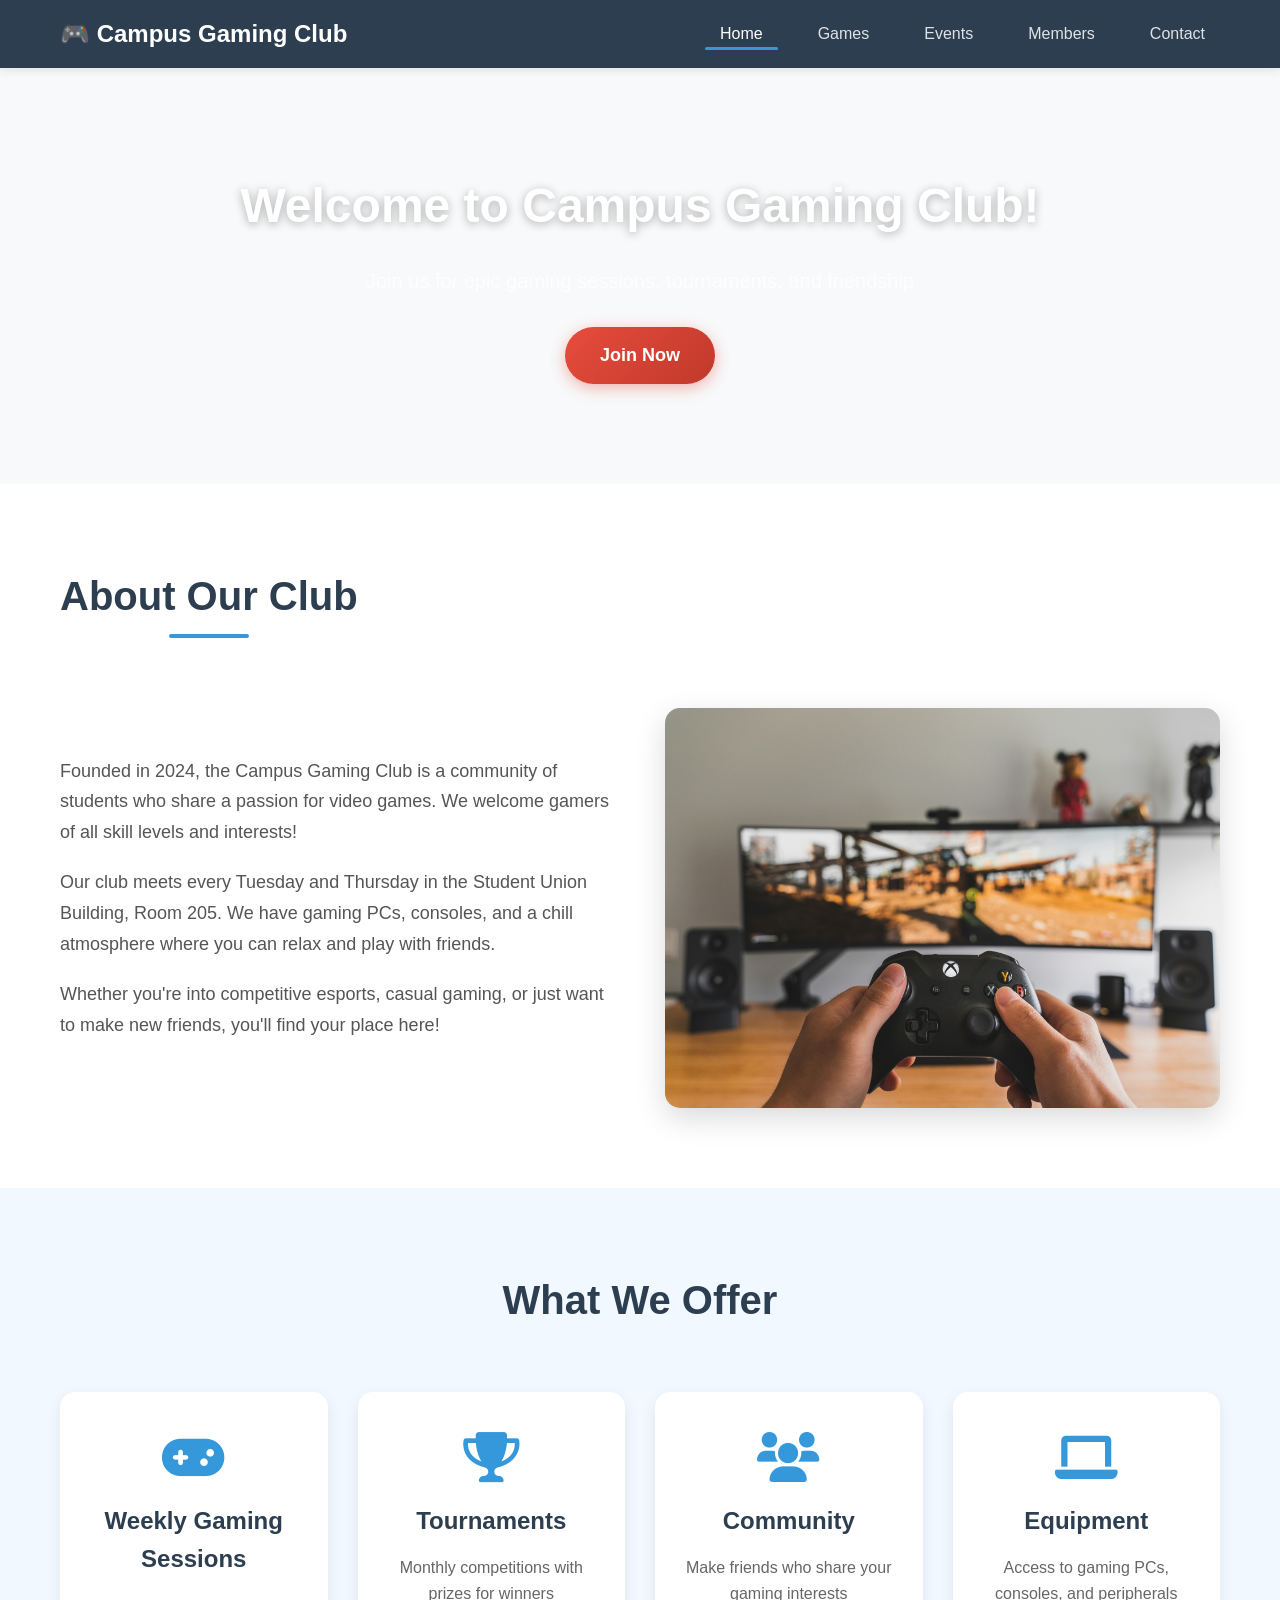
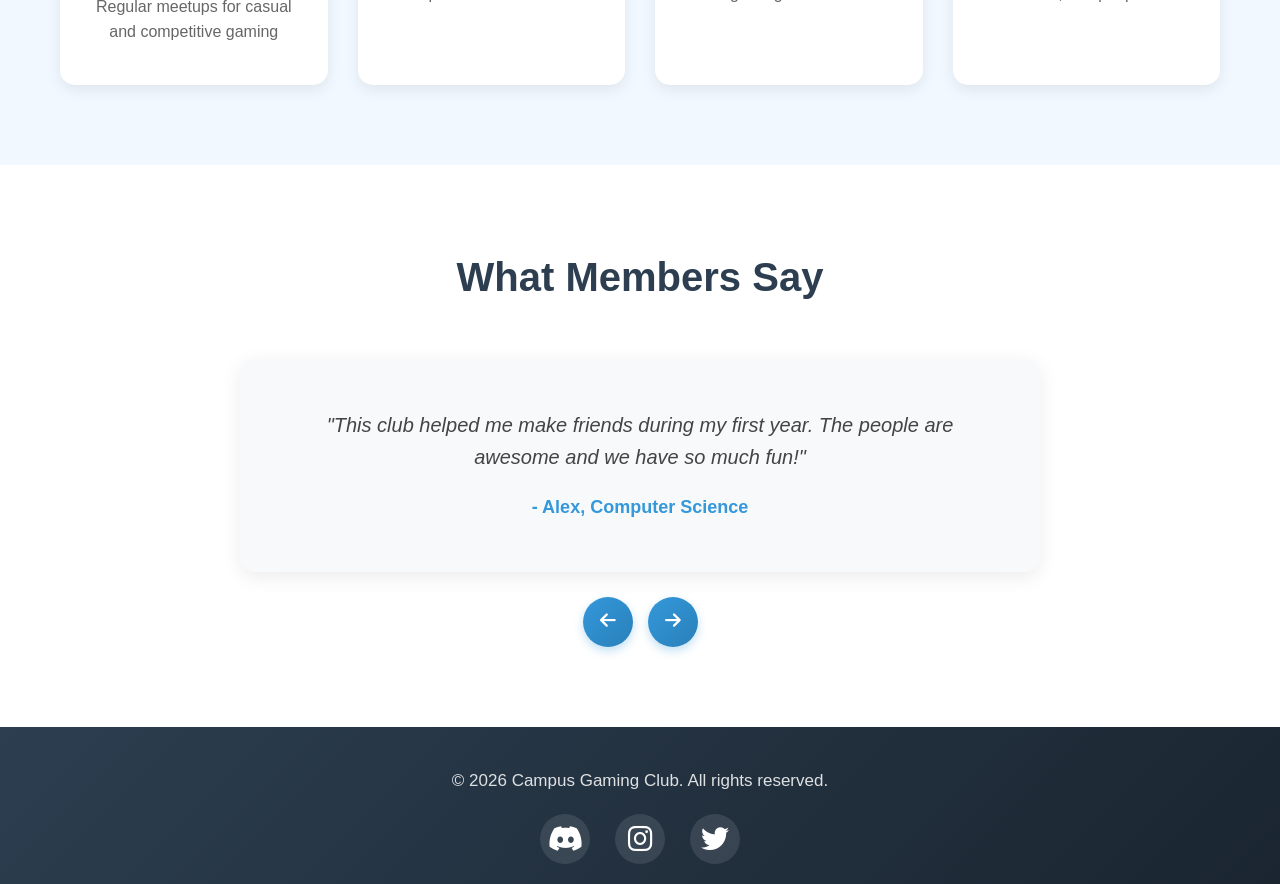
<file: index.html>
<!DOCTYPE html>
<html lang="en">
<head>
    <meta charset="UTF-8">
    <meta name="viewport" content="width=device-width, initial-scale=1.0">
    <title>Campus Gaming Club - Home</title>
    <link rel="stylesheet" href="css/style.css">
    <link rel="stylesheet" href="https://cdnjs.cloudflare.com/ajax/libs/font-awesome/6.0.0/css/all.min.css">
</head>
<body>
    <!-- Navigation -->
    <nav>
        <div class="nav-container">
            <div class="logo">🎮 Campus Gaming Club</div>
            <ul class="nav-menu">
                <li><a href="index.html" class="active">Home</a></li>
                <li><a href="games.html">Games</a></li>
                <li><a href="events.html">Events</a></li>
                <li><a href="members.html">Members</a></li>
                <li><a href="contact.html">Contact</a></li>
            </ul>
        </div>
    </nav>

    <!-- Hero Section -->
    <header class="hero">
        <div class="hero-content">
            <h1>Welcome to Campus Gaming Club!</h1>
            <p>Join us for epic gaming sessions, tournaments, and friendship</p>
            <a href="members.html" class="btn">Join Now</a>
        </div>
    </header>

    <!-- About Section -->
    <section class="about">
        <div class="container">
            <h2>About Our Club</h2>
            <div class="about-content">
                <div class="about-text">
                    <p>Founded in 2024, the Campus Gaming Club is a community of students who share a passion for video games. We welcome gamers of all skill levels and interests!</p>
                    <p>Our club meets every Tuesday and Thursday in the Student Union Building, Room 205. We have gaming PCs, consoles, and a chill atmosphere where you can relax and play with friends.</p>
                    <p>Whether you're into competitive esports, casual gaming, or just want to make new friends, you'll find your place here!</p>
                </div>
                <div class="about-image">
                    <!-- REAL IMAGE IMPLEMENTATION -->
                    <img src="images/sam-pak-X6QffKLwyoQ-unsplash.jpg" alt="Campus Gaming Club setup with multiple gaming stations" class="gaming-image">
                </div>
            </div>
        </div>
    </section>

    <!-- Features Section -->
    <section class="features">
        <div class="container">
            <h2>What We Offer</h2>
            <div class="features-grid">
                <div class="feature-card">
                    <i class="fas fa-gamepad"></i>
                    <h3>Weekly Gaming Sessions</h3>
                    <p>Regular meetups for casual and competitive gaming</p>
                </div>
                <div class="feature-card">
                    <i class="fas fa-trophy"></i>
                    <h3>Tournaments</h3>
                    <p>Monthly competitions with prizes for winners</p>
                </div>
                <div class="feature-card">
                    <i class="fas fa-users"></i>
                    <h3>Community</h3>
                    <p>Make friends who share your gaming interests</p>
                </div>
                <div class="feature-card">
                    <i class="fas fa-laptop"></i>
                    <h3>Equipment</h3>
                    <p>Access to gaming PCs, consoles, and peripherals</p>
                </div>
            </div>
        </div>
    </section>

    <!-- Testimonials -->
    <section class="testimonials">
        <div class="container">
            <h2>What Members Say</h2>
            <div class="testimonial-slider">
                <div class="testimonial active">
                    <p>"This club helped me make friends during my first year. The people are awesome and we have so much fun!"</p>
                    <h4>- Alex, Computer Science</h4>
                </div>
                <div class="testimonial">
                    <p>"I've improved my gaming skills so much thanks to the tournaments and practice sessions. Highly recommend!"</p>
                    <h4>- Jamie, Engineering</h4>
                </div>
                <div class="testimonial">
                    <p>"Even as a casual gamer, I feel welcome here. Everyone is supportive and we have a great time together."</p>
                    <h4>- Taylor, Business</h4>
                </div>
            </div>
            <div class="slider-controls">
                <button class="prev-btn"><i class="fas fa-arrow-left"></i></button>
                <button class="next-btn"><i class="fas fa-arrow-right"></i></button>
            </div>
        </div>
    </section>

    <!-- Footer -->
    <footer>
        <div class="container">
            <p>&copy; 2026 Campus Gaming Club. All rights reserved.</p>
            <div class="social-links">
                <a href="#"><i class="fab fa-discord"></i></a>
                <a href="#"><i class="fab fa-instagram"></i></a>
                <a href="#"><i class="fab fa-twitter"></i></a>
            </div>
        </div>
    </footer>

    <script src="js/script.js"></script>
</body>
</html>
</file>
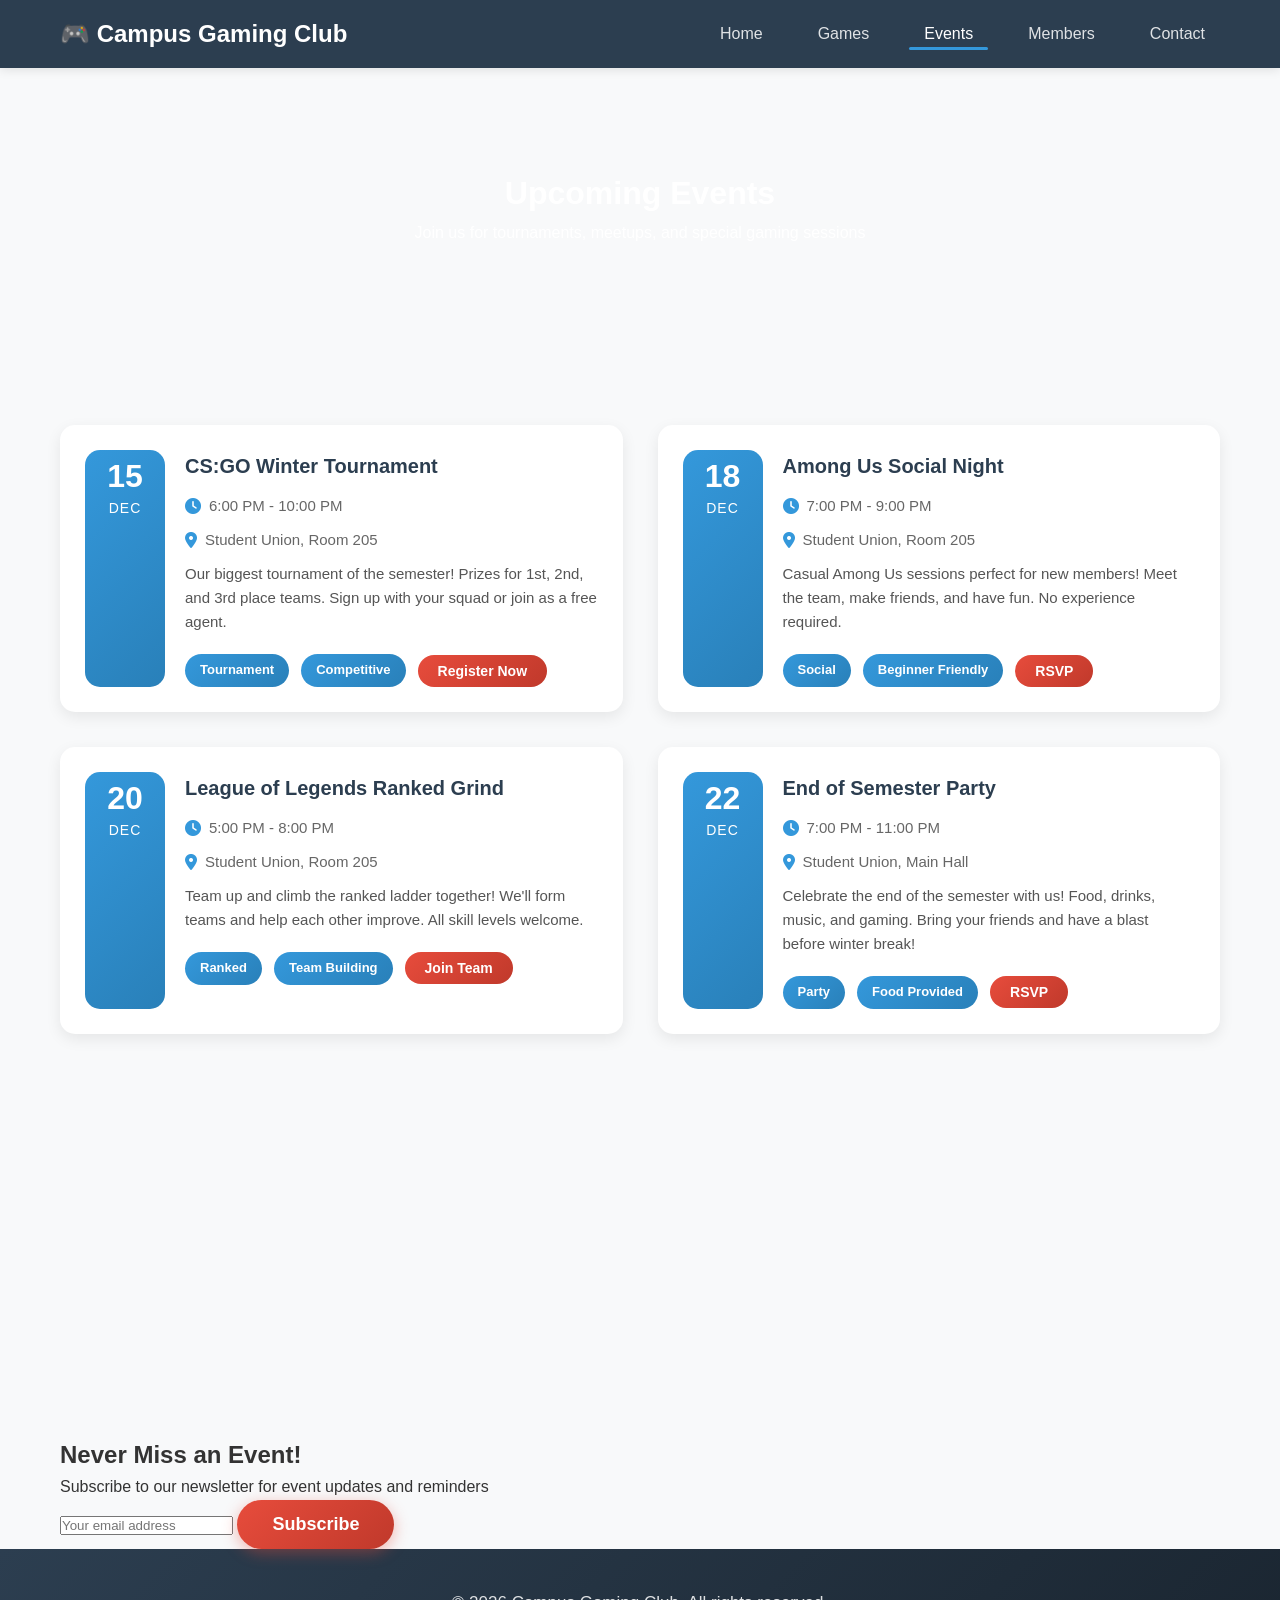
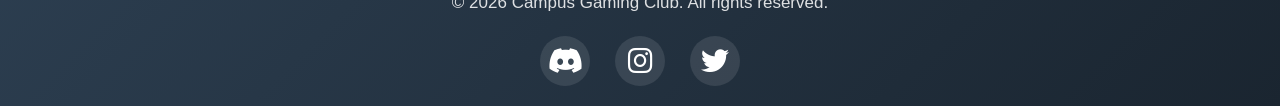
<file: events.html>
<!DOCTYPE html>
<html lang="en">
<head>
    <meta charset="UTF-8">
    <meta name="viewport" content="width=device-width, initial-scale=1.0">
    <title>Campus Gaming Club - Events</title>
    <link rel="stylesheet" href="css/style.css">
    <link rel="stylesheet" href="https://cdnjs.cloudflare.com/ajax/libs/font-awesome/6.0.0/css/all.min.css">
</head>
<body>
    <!-- Navigation -->
    <nav>
        <div class="nav-container">
            <div class="logo">🎮 Campus Gaming Club</div>
            <ul class="nav-menu">
                <li><a href="index.html">Home</a></li>
                <li><a href="games.html">Games</a></li>
                <li><a href="events.html" class="active">Events</a></li>
                <li><a href="members.html">Members</a></li>
                <li><a href="contact.html">Contact</a></li>
            </ul>
        </div>
    </nav>

    <!-- Events Header -->
    <header class="events-hero">
        <div class="container">
            <h1>Upcoming Events</h1>
            <p>Join us for tournaments, meetups, and special gaming sessions</p>
        </div>
    </header>

    <!-- Events Calendar -->
    <section class="events-section">
        <div class="container">
            <div class="events-container">
                <!-- Event 1 -->
                <div class="event-card">
                    <div class="event-date">
                        <span class="day">15</span>
                        <span class="month">DEC</span>
                    </div>
                    <div class="event-details">
                        <h3>CS:GO Winter Tournament</h3>
                        <p class="event-time"><i class="fas fa-clock"></i> 6:00 PM - 10:00 PM</p>
                        <p class="event-location"><i class="fas fa-map-marker-alt"></i> Student Union, Room 205</p>
                        <p class="event-description">Our biggest tournament of the semester! Prizes for 1st, 2nd, and 3rd place teams. Sign up with your squad or join as a free agent.</p>
                        <div class="event-footer">
                            <span class="event-tag">Tournament</span>
                            <span class="event-tag">Competitive</span>
                            <button class="btn-small">Register Now</button>
                        </div>
                    </div>
                </div>

                <!-- Event 2 -->
                <div class="event-card">
                    <div class="event-date">
                        <span class="day">18</span>
                        <span class="month">DEC</span>
                    </div>
                    <div class="event-details">
                        <h3>Among Us Social Night</h3>
                        <p class="event-time"><i class="fas fa-clock"></i> 7:00 PM - 9:00 PM</p>
                        <p class="event-location"><i class="fas fa-map-marker-alt"></i> Student Union, Room 205</p>
                        <p class="event-description">Casual Among Us sessions perfect for new members! Meet the team, make friends, and have fun. No experience required.</p>
                        <div class="event-footer">
                            <span class="event-tag">Social</span>
                            <span class="event-tag">Beginner Friendly</span>
                            <button class="btn-small">RSVP</button>
                        </div>
                    </div>
                </div>

                <!-- Event 3 -->
                <div class="event-card">
                    <div class="event-date">
                        <span class="day">20</span>
                        <span class="month">DEC</span>
                    </div>
                    <div class="event-details">
                        <h3>League of Legends Ranked Grind</h3>
                        <p class="event-time"><i class="fas fa-clock"></i> 5:00 PM - 8:00 PM</p>
                        <p class="event-location"><i class="fas fa-map-marker-alt"></i> Student Union, Room 205</p>
                        <p class="event-description">Team up and climb the ranked ladder together! We'll form teams and help each other improve. All skill levels welcome.</p>
                        <div class="event-footer">
                            <span class="event-tag">Ranked</span>
                            <span class="event-tag">Team Building</span>
                            <button class="btn-small">Join Team</button>
                        </div>
                    </div>
                </div>

                <!-- Event 4 -->
                <div class="event-card">
                    <div class="event-date">
                        <span class="day">22</span>
                        <span class="month">DEC</span>
                    </div>
                    <div class="event-details">
                        <h3>End of Semester Party</h3>
                        <p class="event-time"><i class="fas fa-clock"></i> 7:00 PM - 11:00 PM</p>
                        <p class="event-location"><i class="fas fa-map-marker-alt"></i> Student Union, Main Hall</p>
                        <p class="event-description">Celebrate the end of the semester with us! Food, drinks, music, and gaming. Bring your friends and have a blast before winter break!</p>
                        <div class="event-footer">
                            <span class="event-tag">Party</span>
                            <span class="event-tag">Food Provided</span>
                            <button class="btn-small">RSVP</button>
                        </div>
                    </div>
                </div>

                <!-- Event 5 -->
                <div class="event-card">
                    <div class="event-date">
                        <span class="day">05</span>
                        <span class="month">JAN</span>
                    </div>
                    <div class="event-details">
                        <h3>Spring Semester Kickoff</h3>
                        <p class="event-time"><i class="fas fa-clock"></i> 6:00 PM - 9:00 PM</p>
                        <p class="event-location"><i class="fas fa-map-marker-alt"></i> Student Union, Room 205</p>
                        <p class="event-description">Welcome back! Meet new members, catch up with old friends, and learn about what's planned for the spring semester. Free pizza for everyone!</p>
                        <div class="event-footer">
                            <span class="event-tag">Meet & Greet</span>
                            <span class="event-tag">Free Food</span>
                            <button class="btn-small">RSVP</button>
                        </div>
                    </div>
                </div>

                <!-- Event 6 -->
                <div class="event-card">
                    <div class="event-date">
                        <span class="day">12</span>
                        <span class="month">JAN</span>
                    </div>
                    <div class="event-details">
                        <h3>Valorant Scrimmage Day</h3>
                        <p class="event-time"><i class="fas fa-clock"></i> 4:00 PM - 8:00 PM</p>
                        <p class="event-location"><i class="fas fa-map-marker-alt"></i> Student Union, Room 205</p>
                        <p class="event-description">Practice matches and scrimmages to prepare for the upcoming tournament season. Coaches will be available to provide tips and feedback.</p>
                        <div class="event-footer">
                            <span class="event-tag">Practice</span>
                            <span class="event-tag">Coaching</span>
                            <button class="btn-small">Sign Up</button>
                        </div>
                    </div>
                </div>
            </div>
        </div>
    </section>

    <!-- Event Registration Form -->
    <section class="registration-section">
        <div class="container">
            <h2>Never Miss an Event!</h2>
            <p>Subscribe to our newsletter for event updates and reminders</p>
            <form class="newsletter-form">
                <input type="email" placeholder="Your email address" required>
                <button type="submit" class="btn">Subscribe</button>
            </form>
        </div>
    </section>

    <!-- Footer -->
    <footer>
        <div class="container">
            <p>&copy; 2026 Campus Gaming Club. All rights reserved.</p>
            <div class="social-links">
                <a href="#"><i class="fab fa-discord"></i></a>
                <a href="#"><i class="fab fa-instagram"></i></a>
                <a href="#"><i class="fab fa-twitter"></i></a>
            </div>
        </div>
    </footer>

    <script src="js/script.js"></script>
</body>
</html>
</file>
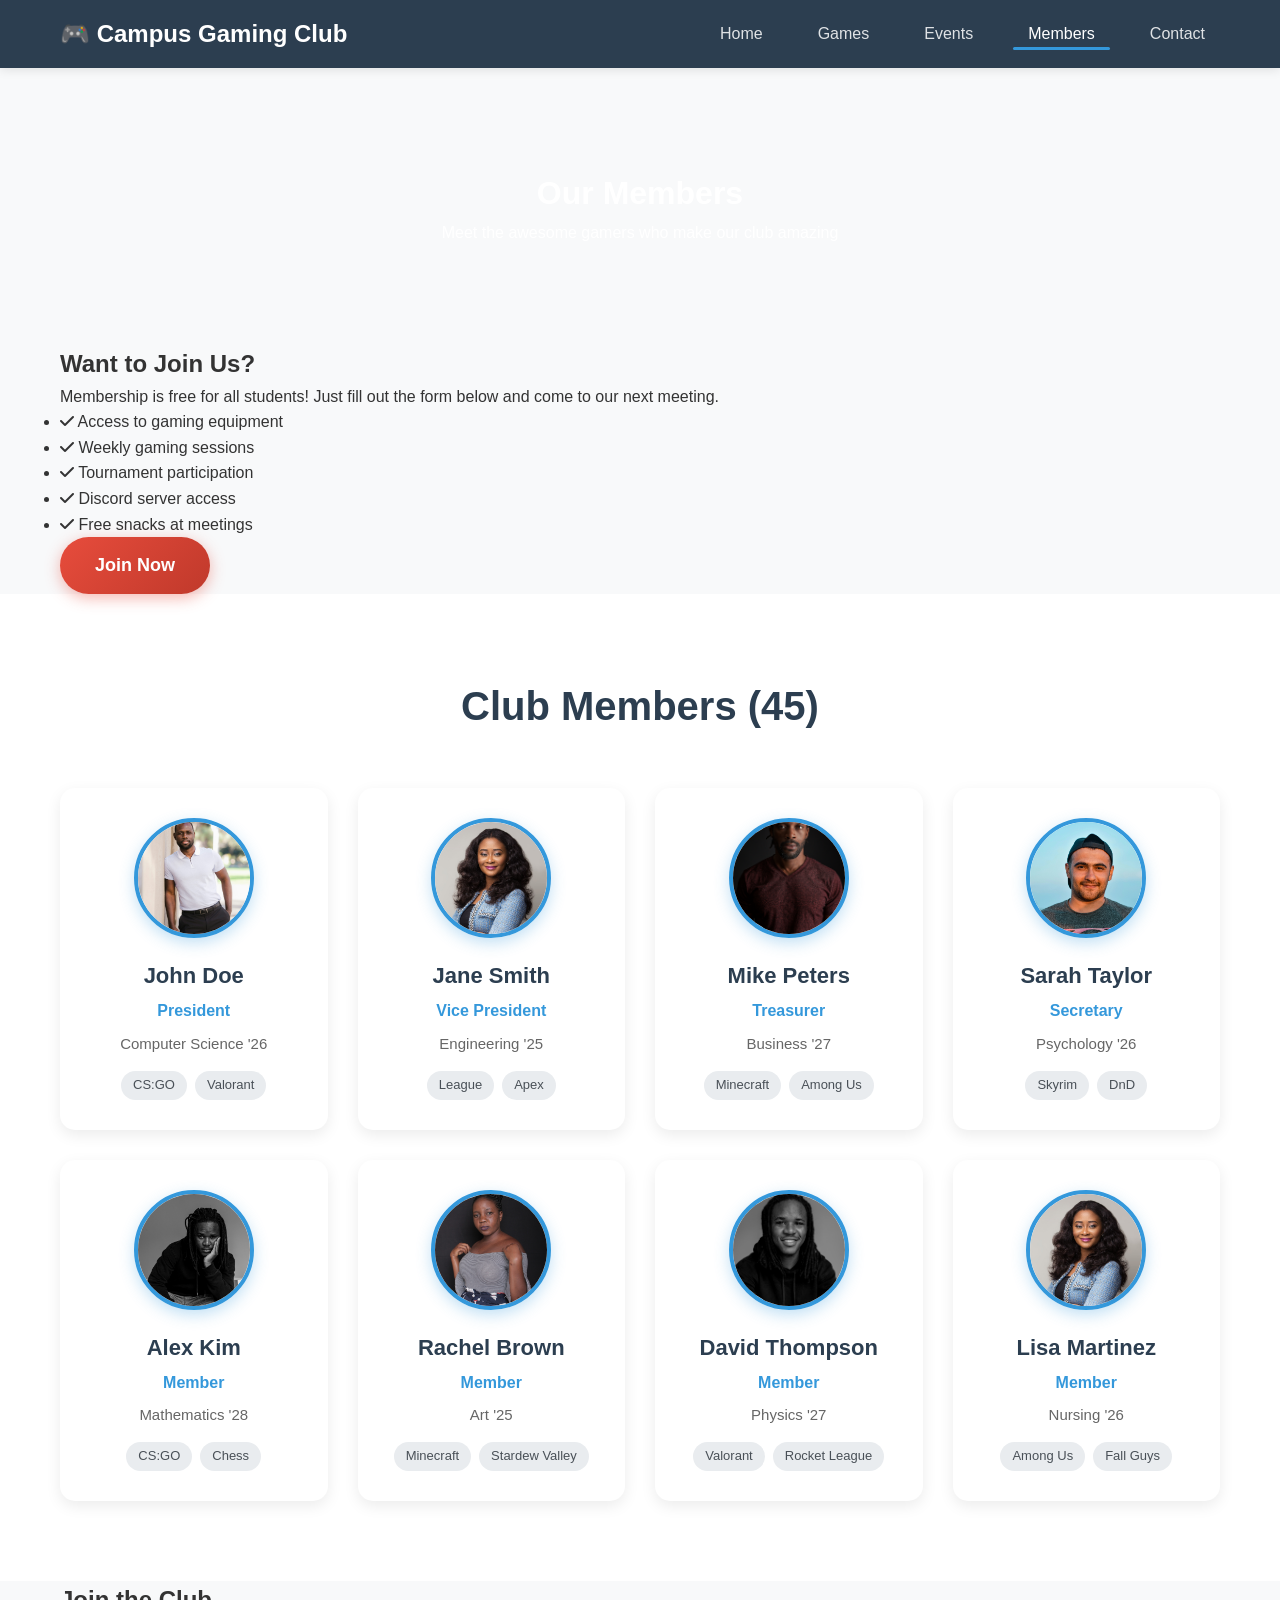
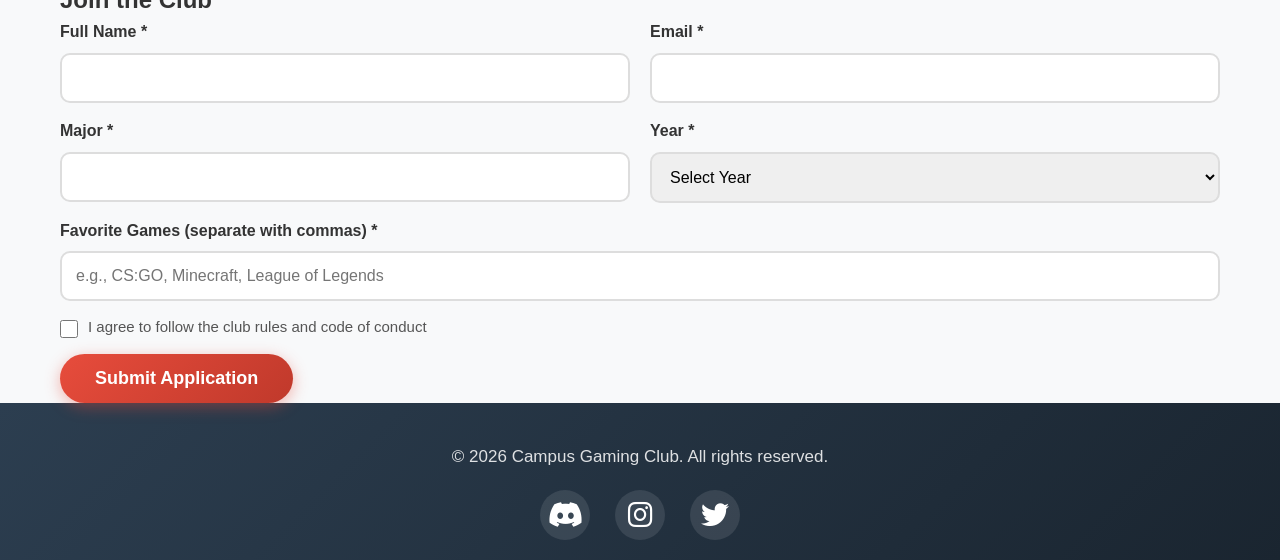
<file: members.html>
<!DOCTYPE html>
<html lang="en">
<head>
    <meta charset="UTF-8">
    <meta name="viewport" content="width=device-width, initial-scale=1.0">
    <title>Campus Gaming Club - Members</title>
    <link rel="stylesheet" href="css/style.css">
    <link rel="stylesheet" href="https://cdnjs.cloudflare.com/ajax/libs/font-awesome/6.0.0/css/all.min.css">
</head>
<body>
    <!-- Navigation -->
    <nav>
        <div class="nav-container">
            <div class="logo">🎮 Campus Gaming Club</div>
            <ul class="nav-menu">
                <li><a href="index.html">Home</a></li>
                <li><a href="games.html">Games</a></li>
                <li><a href="events.html">Events</a></li>
                <li><a href="members.html" class="active">Members</a></li>
                <li><a href="contact.html">Contact</a></li>
            </ul>
        </div>
    </nav>

    <!-- Members Header -->
    <header class="members-hero">
        <div class="container">
            <h1>Our Members</h1>
            <p>Meet the awesome gamers who make our club amazing</p>
        </div>
    </header>

    <!-- Join Section -->
    <section class="join-section">
        <div class="container">
            <div class="join-content">
                <h2>Want to Join Us?</h2>
                <p>Membership is free for all students! Just fill out the form below and come to our next meeting.</p>
                <ul class="benefits-list">
                    <li><i class="fas fa-check"></i> Access to gaming equipment</li>
                    <li><i class="fas fa-check"></i> Weekly gaming sessions</li>
                    <li><i class="fas fa-check"></i> Tournament participation</li>
                    <li><i class="fas fa-check"></i> Discord server access</li>
                    <li><i class="fas fa-check"></i> Free snacks at meetings</li>
                </ul>
                <a href="#membership-form" class="btn">Join Now</a>
            </div>
        </div>
    </section>

    <!-- Members Grid -->
    <section class="members-section">
        <div class="container">
            <h2>Club Members (45)</h2>
            <div class="members-grid">
                <!-- Member 1 -->
                <div class="member-card">
                    <div class="member-avatar">
                        <!-- REAL IMAGE IMPLEMENTATION -->
                        <img src="images/fortune-vieyra-qC7jvmbEmRQ-unsplash.jpg" alt="John Doe, President" class="member-avatar-img">
                    </div>
                    <div class="member-info">
                        <h3>John Doe</h3>
                        <p class="member-role">President</p>
                        <p class="member-major">Computer Science '26</p>
                        <div class="member-games">
                            <span class="game-tag">CS:GO</span>
                            <span class="game-tag">Valorant</span>
                        </div>
                    </div>
                </div>

                <!-- Member 2 -->
                <div class="member-card">
                    <div class="member-avatar">
                        <!-- REAL IMAGE IMPLEMENTATION -->
                        <img src="images/xsxx.jpg" alt="Jane Smith, Vice President" class="member-avatar-img">
                    </div>
                    <div class="member-info">
                        <h3>Jane Smith</h3>
                        <p class="member-role">Vice President</p>
                        <p class="member-major">Engineering '25</p>
                        <div class="member-games">
                            <span class="game-tag">League</span>
                            <span class="game-tag">Apex</span>
                        </div>
                    </div>
                </div>

                <!-- Member 3 -->
                <div class="member-card">
                    <div class="member-avatar">
                        <!-- REAL IMAGE IMPLEMENTATION -->
                        <img src="images/dorrell-tibbs-GntSiIMHyVM-unsplash.jpg" alt="Mike Peters, Treasurer" class="member-avatar-img">
                    </div>
                    <div class="member-info">
                        <h3>Mike Peters</h3>
                        <p class="member-role">Treasurer</p>
                        <p class="member-major">Business '27</p>
                        <div class="member-games">
                            <span class="game-tag">Minecraft</span>
                            <span class="game-tag">Among Us</span>
                        </div>
                    </div>
                </div>

                <!-- Member 4 -->
                <div class="member-card">
                    <div class="member-avatar">
                        <!-- REAL IMAGE IMPLEMENTATION -->
                        <img src="images/irene-strong-v2aKnjMbP_k-unsplash.jpg" alt="Sarah Taylor, Secretary" class="member-avatar-img">
                    </div>
                    <div class="member-info">
                        <h3>Sarah Taylor</h3>
                        <p class="member-role">Secretary</p>
                        <p class="member-major">Psychology '26</p>
                        <div class="member-games">
                            <span class="game-tag">Skyrim</span>
                            <span class="game-tag">DnD</span>
                        </div>
                    </div>
                </div>

                <!-- Member 5 -->
                <div class="member-card">
                    <div class="member-avatar">
                        <!-- REAL IMAGE IMPLEMENTATION -->
                        <img src="images/gabriel-ogulu-ZKZ5xAQoSKo-unsplash.jpg" alt="Alex Kim, Member" class="member-avatar-img">
                    </div>
                    <div class="member-info">
                        <h3>Alex Kim</h3>
                        <p class="member-role">Member</p>
                        <p class="member-major">Mathematics '28</p>
                        <div class="member-games">
                            <span class="game-tag">CS:GO</span>
                            <span class="game-tag">Chess</span>
                        </div>
                    </div>
                </div>

                <!-- Member 6 -->
                <div class="member-card">
                    <div class="member-avatar">
                        <!-- REAL IMAGE IMPLEMENTATION -->
                        <img src="images/fame-of-god-studios-h7m_ZDQ114I-unsplash.jpg" alt="Rachel Brown, Member" class="member-avatar-img">
                    </div>
                    <div class="member-info">
                        <h3>Rachel Brown</h3>
                        <p class="member-role">Member</p>
                        <p class="member-major">Art '25</p>
                        <div class="member-games">
                            <span class="game-tag">Minecraft</span>
                            <span class="game-tag">Stardew Valley</span>
                        </div>
                    </div>
                </div>

                <!-- Member 7 -->
                <div class="member-card">
                    <div class="member-avatar">
                        <!-- REAL IMAGE IMPLEMENTATION -->
                        <img src="images/gabriel-ogulu-ttOGqPKlGTs-unsplash.jpg" alt="David Thompson, Member" class="member-avatar-img">
                    </div>
                    <div class="member-info">
                        <h3>David Thompson</h3>
                        <p class="member-role">Member</p>
                        <p class="member-major">Physics '27</p>
                        <div class="member-games">
                            <span class="game-tag">Valorant</span>
                            <span class="game-tag">Rocket League</span>
                        </div>
                    </div>
                </div>

                <!-- Member 8 -->
                <div class="member-card">
                    <div class="member-avatar">
                        <!-- REAL IMAGE IMPLEMENTATION -->
                        <img src="images/xsxx.jpg" alt="Lisa Martinez, Member" class="member-avatar-img">
                    </div>
                    <div class="member-info">
                        <h3>Lisa Martinez</h3>
                        <p class="member-role">Member</p>
                        <p class="member-major">Nursing '26</p>
                        <div class="member-games">
                            <span class="game-tag">Among Us</span>
                            <span class="game-tag">Fall Guys</span>
                        </div>
                    </div>
                </div>
            </div>
        </div>
    </section>

    <!-- Membership Form -->
    <section class="membership-form-section" id="membership-form">
        <div class="container">
            <h2>Join the Club</h2>
            <form class="membership-form">
                <div class="form-row">
                    <div class="form-group">
                        <label for="fullname">Full Name *</label>
                        <input type="text" id="fullname" required>
                    </div>
                    <div class="form-group">
                        <label for="email">Email *</label>
                        <input type="email" id="email" required>
                    </div>
                </div>
                <div class="form-row">
                    <div class="form-group">
                        <label for="major">Major *</label>
                        <input type="text" id="major" required>
                    </div>
                    <div class="form-group">
                        <label for="year">Year *</label>
                        <select id="year" required>
                            <option value="">Select Year</option>
                            <option value="freshman">Freshman</option>
                            <option value="sophomore">Sophomore</option>
                            <option value="junior">Junior</option>
                            <option value="senior">Senior</option>
                            <option value="graduate">Graduate</option>
                        </select>
                    </div>
                </div>
                <div class="form-group">
                    <label for="games">Favorite Games (separate with commas) *</label>
                    <input type="text" id="games" placeholder="e.g., CS:GO, Minecraft, League of Legends" required>
                </div>
                <div class="form-group checkbox-group">
                    <input type="checkbox" id="terms" required>
                    <label for="terms">I agree to follow the club rules and code of conduct</label>
                </div>
                <button type="submit" class="btn">Submit Application</button>
            </form>
        </div>
    </section>

    <!-- Footer -->
    <footer>
        <div class="container">
            <p>&copy; 2026 Campus Gaming Club. All rights reserved.</p>
            <div class="social-links">
                <a href="#"><i class="fab fa-discord"></i></a>
                <a href="#"><i class="fab fa-instagram"></i></a>
                <a href="#"><i class="fab fa-twitter"></i></a>
            </div>
        </div>
    </footer>

    <script src="js/script.js"></script>
</body>
</html>
</file>
<file: css/style.css>
/* ========================================
   GLOBAL STYLES
   ======================================== */
* {
    margin: 0;
    padding: 0;
    box-sizing: border-box;
}

body {
    font-family: 'Segoe UI', Tahoma, Geneva, Verdana, sans-serif;
    line-height: 1.6;
    color: #333;
    background-color: #f8f9fa;
}

.container {
    max-width: 1200px;
    margin: 0 auto;
    padding: 0 20px;
}

/* ========================================
   NAVIGATION
   ======================================== */
nav {
    background-color: #2c3e50;
    padding: 15px 0;
    position: sticky;
    top: 0;
    z-index: 1000;
    box-shadow: 0 2px 10px rgba(0,0,0,0.1);
}

.nav-container {
    display: flex;
    justify-content: space-between;
    align-items: center;
    max-width: 1200px;
    margin: 0 auto;
    padding: 0 20px;
}

.logo {
    color: white;
    font-size: 24px;
    font-weight: bold;
    display: flex;
    align-items: center;
    gap: 10px;
}

.nav-menu {
    display: flex;
    list-style: none;
    gap: 25px;
}

.nav-menu a {
    color: rgba(255,255,255,0.85);
    text-decoration: none;
    padding: 8px 15px;
    border-radius: 5px;
    font-weight: 500;
    transition: all 0.3s ease;
    position: relative;
}

.nav-menu a::after {
    content: '';
    position: absolute;
    bottom: 0;
    left: 0;
    width: 0;
    height: 3px;
    background-color: #3498db;
    border-radius: 3px;
    transition: width 0.3s ease;
}

.nav-menu a:hover,
.nav-menu a.active {
    color: white;
}

.nav-menu a:hover::after,
.nav-menu a.active::after {
    width: 100%;
}

/* ========================================
   HERO SECTIONS WITH REAL IMAGES
   ======================================== */
.hero,
.games-hero,
.events-hero,
.members-hero,
.contact-hero {
    position: relative;
    color: white;
    padding: 100px 0;
    text-align: center;
    overflow: hidden;
}

.hero-overlay,
.contact-hero .hero-overlay {
    position: absolute;
    top: 0;
    left: 0;
    width: 100%;
    height: 100%;
    background: linear-gradient(135deg, rgba(44, 62, 80, 0.85), rgba(52, 152, 219, 0.7));
    z-index: 1;
}

.hero-image,
.contact-hero .hero-image {
    position: absolute;
    top: 0;
    left: 0;
    width: 100%;
    height: 100%;
    object-fit: cover;
    z-index: 0;
}

.hero-content,
.contact-hero .container {
    position: relative;
    z-index: 2;
    max-width: 800px;
    margin: 0 auto;
}

.hero-content h1,
.contact-hero h1 {
    font-size: 48px;
    margin-bottom: 20px;
    text-shadow: 0 2px 10px rgba(0,0,0,0.3);
}

.hero-content p,
.contact-hero p {
    font-size: 20px;
    margin-bottom: 30px;
    opacity: 0.9;
}

/* ========================================
   BUTTONS
   ======================================== */
.btn {
    display: inline-block;
    background: linear-gradient(135deg, #e74c3c, #c0392b);
    color: white;
    padding: 14px 35px;
    text-decoration: none;
    border-radius: 50px;
    font-weight: bold;
    font-size: 18px;
    transition: all 0.3s ease;
    border: none;
    cursor: pointer;
    box-shadow: 0 4px 15px rgba(231, 76, 60, 0.4);
}

.btn:hover {
    transform: translateY(-3px);
    box-shadow: 0 6px 20px rgba(231, 76, 60, 0.6);
    background: linear-gradient(135deg, #c0392b, #a93226);
}

/* ========================================
   ABOUT SECTION WITH REAL IMAGE
   ======================================== */
.about {
    padding: 80px 0;
    background-color: white;
}

.about h2 {
    text-align: center;
    font-size: 40px;
    margin-bottom: 50px;
    color: #2c3e50;
    position: relative;
    display: inline-block;
}

.about h2::after {
    content: '';
    position: absolute;
    bottom: -10px;
    left: 50%;
    transform: translateX(-50%);
    width: 80px;
    height: 4px;
    background: #3498db;
    border-radius: 2px;
}

.about-content {
    display: flex;
    gap: 50px;
    align-items: center;
    margin-top: 30px;
}

.about-text {
    flex: 1;
}

.about-text p {
    margin-bottom: 20px;
    font-size: 18px;
    line-height: 1.7;
    color: #555;
}

.about-image {
    flex: 1;
    border-radius: 15px;
    overflow: hidden;
    box-shadow: 0 10px 30px rgba(0,0,0,0.15);
}

/* REAL IMAGE STYLING */
.gaming-image {
    width: 100%;
    height: 400px;
    object-fit: cover;
    display: block;
    transition: transform 0.5s ease;
}

.about-image:hover .gaming-image {
    transform: scale(1.05);
}

/* ========================================
   FEATURES SECTION
   ======================================== */
.features {
    padding: 80px 0;
    background-color: #f1f8ff;
}

.features h2 {
    text-align: center;
    font-size: 40px;
    margin-bottom: 60px;
    color: #2c3e50;
}

.features-grid {
    display: grid;
    grid-template-columns: repeat(auto-fit, minmax(250px, 1fr));
    gap: 30px;
}

.feature-card {
    background-color: white;
    padding: 40px 30px;
    border-radius: 15px;
    text-align: center;
    box-shadow: 0 5px 15px rgba(0,0,0,0.08);
    transition: all 0.3s ease;
}

.feature-card:hover {
    transform: translateY(-10px);
    box-shadow: 0 15px 30px rgba(52, 152, 219, 0.25);
}

.feature-card i {
    font-size: 50px;
    color: #3498db;
    margin-bottom: 20px;
}

.feature-card h3 {
    font-size: 24px;
    margin-bottom: 15px;
    color: #2c3e50;
}

.feature-card p {
    color: #666;
    font-size: 16px;
    line-height: 1.6;
}

/* ========================================
   TESTIMONIALS
   ======================================== */
.testimonials {
    padding: 80px 0;
    background-color: white;
}

.testimonials h2 {
    text-align: center;
    font-size: 40px;
    margin-bottom: 50px;
    color: #2c3e50;
}

.testimonial-slider {
    max-width: 800px;
    margin: 0 auto;
    position: relative;
    padding: 30px;
    background: #f8f9fa;
    border-radius: 15px;
    box-shadow: 0 5px 20px rgba(0,0,0,0.08);
}

.testimonial {
    display: none;
    text-align: center;
    padding: 20px;
}

.testimonial.active {
    display: block;
    animation: fadeIn 0.5s ease;
}

@keyframes fadeIn {
    from { opacity: 0; transform: translateY(10px); }
    to { opacity: 1; transform: translateY(0); }
}

.testimonial p {
    font-size: 20px;
    font-style: italic;
    margin-bottom: 20px;
    color: #444;
    line-height: 1.6;
}

.testimonial h4 {
    color: #3498db;
    font-weight: bold;
    font-size: 18px;
}

.slider-controls {
    display: flex;
    justify-content: center;
    gap: 15px;
    margin-top: 25px;
}

.slider-controls button {
    background: linear-gradient(135deg, #3498db, #2980b9);
    color: white;
    border: none;
    width: 50px;
    height: 50px;
    border-radius: 50%;
    cursor: pointer;
    font-size: 18px;
    transition: all 0.3s ease;
    box-shadow: 0 4px 10px rgba(52, 152, 219, 0.3);
}

.slider-controls button:hover {
    transform: scale(1.1);
    background: linear-gradient(135deg, #2980b9, #2573a7);
}

/* ========================================
   GAMES SECTION WITH REAL IMAGES
   ======================================== */
.games-section {
    padding: 80px 0;
    background-color: white;
}

.category-filter {
    display: flex;
    justify-content: center;
    gap: 15px;
    flex-wrap: wrap;
    margin-bottom: 40px;
}

.filter-btn {
    padding: 12px 25px;
    background-color: #e9ecef;
    border: none;
    border-radius: 50px;
    cursor: pointer;
    font-weight: 600;
    transition: all 0.3s ease;
    font-size: 16px;
}

.filter-btn:hover,
.filter-btn.active {
    background: linear-gradient(135deg, #3498db, #2980b9);
    color: white;
    transform: translateY(-2px);
    box-shadow: 0 4px 15px rgba(52, 152, 219, 0.3);
}

.games-grid {
    display: grid;
    grid-template-columns: repeat(auto-fill, minmax(320px, 1fr));
    gap: 35px;
}

.game-card {
    background-color: white;
    border-radius: 15px;
    overflow: hidden;
    box-shadow: 0 5px 15px rgba(0,0,0,0.1);
    transition: all 0.3s ease;
}

.game-card:hover {
    transform: translateY(-10px);
    box-shadow: 0 15px 35px rgba(0,0,0,0.15);
}

/* REAL GAME IMAGE STYLING */
.game-image {
    height: 220px;
    overflow: hidden;
}

.game-image img {
    width: 100%;
    height: 100%;
    object-fit: cover;
    transition: transform 0.5s ease;
}

.game-card:hover .game-image img {
    transform: scale(1.1);
}

.game-info {
    padding: 25px;
}

.game-info h3 {
    font-size: 22px;
    margin-bottom: 10px;
    color: #2c3e50;
}

.game-genre {
    color: #3498db;
    font-weight: bold;
    margin-bottom: 15px;
    font-size: 15px;
    display: block;
}

.game-info p {
    color: #666;
    margin-bottom: 20px;
    line-height: 1.6;
    font-size: 15px;
}

.game-stats {
    display: flex;
    justify-content: space-between;
    color: #777;
    font-size: 14px;
    padding-top: 15px;
    border-top: 1px solid #eee;
}

.game-stats span {
    display: flex;
    align-items: center;
    gap: 5px;
}

/* ========================================
   EVENTS SECTION WITH REAL IMAGES
   ======================================== */
.events-section {
    padding: 80px 0;
    background-color: #f8f9fa;
}

.events-container {
    display: grid;
    grid-template-columns: repeat(auto-fill, minmax(380px, 1fr));
    gap: 35px;
}

.event-card {
    display: flex;
    gap: 20px;
    background-color: white;
    border-radius: 15px;
    padding: 25px;
    box-shadow: 0 5px 15px rgba(0,0,0,0.08);
    transition: all 0.3s ease;
}

.event-card:hover {
    transform: translateX(10px);
    box-shadow: 0 8px 25px rgba(52, 152, 219, 0.2);
}

.event-date {
    text-align: center;
    min-width: 80px;
    padding: 10px;
    background: linear-gradient(135deg, #3498db, #2980b9);
    border-radius: 15px;
    color: white;
    flex-shrink: 0;
}

.event-date .day {
    display: block;
    font-size: 32px;
    font-weight: bold;
    line-height: 1;
}

.event-date .month {
    display: block;
    font-size: 14px;
    text-transform: uppercase;
    letter-spacing: 1px;
    margin-top: 5px;
}

.event-details h3 {
    font-size: 20px;
    margin-bottom: 12px;
    color: #2c3e50;
}

.event-time,
.event-location {
    color: #666;
    margin-bottom: 10px;
    font-size: 15px;
    display: flex;
    align-items: center;
    gap: 8px;
}

.event-time i,
.event-location i {
    color: #3498db;
    font-size: 16px;
}

.event-description {
    color: #555;
    margin-bottom: 20px;
    line-height: 1.6;
    font-size: 15px;
}

.event-footer {
    display: flex;
    align-items: center;
    gap: 12px;
    flex-wrap: wrap;
}

.event-tag {
    background: linear-gradient(135deg, #3498db, #2980b9);
    color: white;
    padding: 6px 15px;
    border-radius: 20px;
    font-size: 13px;
    font-weight: bold;
}

.btn-small {
    padding: 8px 20px;
    background: linear-gradient(135deg, #e74c3c, #c0392b);
    color: white;
    border: none;
    border-radius: 25px;
    cursor: pointer;
    font-weight: bold;
    font-size: 14px;
    transition: all 0.3s ease;
}

.btn-small:hover {
    transform: translateY(-2px);
    box-shadow: 0 4px 10px rgba(231, 76, 60, 0.4);
}

/* ========================================
   MEMBERS SECTION WITH REAL IMAGES
   ======================================== */
.members-section {
    padding: 80px 0;
    background-color: white;
}

.members-section h2 {
    text-align: center;
    font-size: 40px;
    margin-bottom: 50px;
    color: #2c3e50;
}

.members-grid {
    display: grid;
    grid-template-columns: repeat(auto-fill, minmax(260px, 1fr));
    gap: 30px;
}

.member-card {
    background-color: white;
    border-radius: 15px;
    padding: 30px 20px;
    text-align: center;
    box-shadow: 0 5px 15px rgba(0,0,0,0.08);
    transition: all 0.3s ease;
}

.member-card:hover {
    transform: translateY(-8px);
    box-shadow: 0 12px 25px rgba(0,0,0,0.12);
}

/* REAL MEMBER IMAGE STYLING */
.member-avatar {
    width: 120px;
    height: 120px;
    margin: 0 auto 20px;
    border-radius: 50%;
    overflow: hidden;
    border: 4px solid #3498db;
    box-shadow: 0 5px 15px rgba(52, 152, 219, 0.3);
}

.member-avatar img {
    width: 100%;
    height: 100%;
    object-fit: cover;
    display: block;
}

.member-info h3 {
    font-size: 22px;
    margin-bottom: 5px;
    color: #2c3e50;
}

.member-role {
    color: #3498db;
    font-weight: bold;
    margin-bottom: 8px;
    font-size: 16px;
    display: block;
}

.member-major {
    color: #666;
    margin-bottom: 15px;
    font-size: 15px;
    display: block;
}

.member-games {
    display: flex;
    justify-content: center;
    gap: 8px;
    flex-wrap: wrap;
}

.game-tag {
    background-color: #e9ecef;
    color: #495057;
    padding: 4px 12px;
    border-radius: 15px;
    font-size: 13px;
    font-weight: 500;
}

/* ========================================
   CONTACT SECTION WITH REAL IMAGES
   ======================================== */
.contact-section {
    padding: 80px 0;
    background-color: white;
}

.contact-container {
    display: grid;
    grid-template-columns: 1fr 1fr;
    gap: 50px;
}

.contact-form-wrapper h2,
.contact-info-wrapper h2 {
    font-size: 32px;
    margin-bottom: 25px;
    color: #2c3e50;
    position: relative;
    padding-bottom: 10px;
}

.contact-form-wrapper h2::after,
.contact-info-wrapper h2::after {
    content: '';
    position: absolute;
    bottom: 0;
    left: 0;
    width: 60px;
    height: 3px;
    background: #3498db;
    border-radius: 3px;
}

.contact-form-wrapper p,
.contact-info-wrapper p {
    color: #666;
    margin-bottom: 30px;
    font-size: 17px;
    line-height: 1.6;
}

.contact-form {
    display: flex;
    flex-direction: column;
    gap: 20px;
}

.form-row {
    display: grid;
    grid-template-columns: 1fr 1fr;
    gap: 20px;
}

.form-group {
    margin-bottom: 15px;
}

.form-group label {
    display: block;
    margin-bottom: 8px;
    color: #333;
    font-weight: 600;
    font-size: 16px;
}

.form-group input,
.form-group textarea,
.form-group select {
    width: 100%;
    padding: 14px;
    border: 2px solid #ddd;
    border-radius: 10px;
    font-size: 16px;
    font-family: inherit;
    transition: border-color 0.3s ease;
}

.form-group input:focus,
.form-group textarea:focus,
.form-group select:focus {
    outline: none;
    border-color: #3498db;
    box-shadow: 0 0 0 3px rgba(52, 152, 219, 0.2);
}

.form-group textarea {
    resize: vertical;
    min-height: 150px;
}

.checkbox-group {
    display: flex;
    align-items: flex-start;
    gap: 10px;
    margin-top: 5px;
}

.checkbox-group input[type="checkbox"] {
    width: auto;
    margin-top: 4px;
    height: 18px;
    width: 18px;
}

.checkbox-group label {
    margin: 0;
    font-weight: normal;
    color: #555;
    font-size: 15px;
    line-height: 1.5;
}

.contact-info-wrapper .info-item {
    display: flex;
    gap: 20px;
    margin-bottom: 25px;
    padding-bottom: 25px;
    border-bottom: 1px solid #eee;
    align-items: flex-start;
}

.contact-info-wrapper .info-item:last-child {
    border-bottom: none;
    margin-bottom: 0;
    padding-bottom: 0;
}

.contact-info-wrapper .info-item i {
    font-size: 32px;
    color: #3498db;
    min-width: 40px;
    margin-top: 5px;
}

.info-details h3 {
    font-size: 20px;
    margin-bottom: 8px;
    color: #2c3e50;
}

.info-details p {
    color: #555;
    margin-bottom: 5px;
    font-size: 16px;
    line-height: 1.5;
}

/* MAP SECTION WITH REAL IMAGE */
.map-section {
    padding: 80px 0;
    background-color: #f1f8ff;
    text-align: center;
}

.map-section h2 {
    font-size: 40px;
    margin-bottom: 20px;
    color: #2c3e50;
}

.map-container {
    position: relative;
    max-width: 1000px;
    margin: 30px auto;
    border-radius: 15px;
    overflow: hidden;
    box-shadow: 0 10px 40px rgba(0,0,0,0.15);
}

.campus-map {
    width: 100%;
    height: auto;
    display: block;
    border-radius: 15px;
}

.map-marker {
    position: absolute;
    top: 45%;
    left: 52%;
    transform: translate(-50%, -50%);
    text-align: center;
    background: white;
    padding: 10px 20px;
    border-radius: 25px;
    box-shadow: 0 5px 20px rgba(0,0,0,0.3);
    font-weight: bold;
    color: #e74c3c;
    display: flex;
    flex-direction: column;
    align-items: center;
    gap: 5px;
}

.map-marker i {
    font-size: 28px;
}

.map-caption {
    color: #555;
    font-size: 17px;
    max-width: 700px;
    margin: 25px auto 0;
    font-style: italic;
    line-height: 1.6;
}

/* SOCIAL SECTION */
.social-section {
    padding: 80px 0;
    background-color: white;
    text-align: center;
}

.social-section h2 {
    font-size: 40px;
    margin-bottom: 15px;
    color: #2c3e50;
}

.social-section p {
    font-size: 19px;
    margin-bottom: 50px;
    color: #666;
    max-width: 700px;
    margin-left: auto;
    margin-right: auto;
}

.social-links-large {
    display: grid;
    grid-template-columns: repeat(auto-fit, minmax(220px, 1fr));
    gap: 30px;
    max-width: 1000px;
    margin: 0 auto;
}

.social-link {
    display: flex;
    flex-direction: column;
    align-items: center;
    gap: 15px;
    padding: 30px 20px;
    background-color: #f8f9fa;
    border-radius: 15px;
    text-decoration: none;
    color: #333;
    transition: all 0.3s ease;
    border: 2px solid #e9ecef;
}

.social-link:hover {
    transform: translateY(-8px);
    box-shadow: 0 10px 30px rgba(0,0,0,0.12);
    border-color: #3498db;
    background-color: white;
}

.social-link i {
    font-size: 50px;
    color: #3498db;
    transition: transform 0.3s ease;
}

.social-link:hover i {
    transform: scale(1.2);
}

.social-link h3 {
    font-size: 22px;
    margin: 0;
    color: #2c3e50;
}

.social-link p {
    margin: 0;
    color: #666;
    font-size: 16px;
    text-align: center;
}

/* FAQ SECTION */
.faq-section {
    padding: 80px 0;
    background-color: #f8f9fa;
}

.faq-section h2 {
    text-align: center;
    font-size: 40px;
    margin-bottom: 50px;
    color: #2c3e50;
}

.faq-container {
    max-width: 900px;
    margin: 0 auto;
}

.faq-item {
    margin-bottom: 20px;
    border-radius: 15px;
    overflow: hidden;
    box-shadow: 0 3px 10px rgba(0,0,0,0.08);
}

.faq-question {
    display: flex;
    justify-content: space-between;
    align-items: center;
    padding: 25px 30px;
    background-color: white;
    cursor: pointer;
    font-size: 19px;
    font-weight: 600;
    color: #2c3e50;
    transition: background-color 0.3s ease;
}

.faq-question:hover {
    background-color: #f1f8ff;
}

.faq-question i {
    color: #3498db;
    font-size: 20px;
    transition: transform 0.3s ease;
}

.faq-item.active .faq-question i {
    transform: rotate(180deg);
}

.faq-answer {
    padding: 25px 30px;
    background-color: white;
    display: none;
    line-height: 1.7;
    color: #555;
    font-size: 17px;
}

.faq-item.active .faq-answer {
    display: block;
    animation: slideDown 0.4s ease;
}

@keyframes slideDown {
    from { opacity: 0; transform: translateY(-10px); }
    to { opacity: 1; transform: translateY(0); }
}

/* GALLERY SECTION */
.gallery-section {
    padding: 80px 0;
    background-color: white;
    text-align: center;
}

.gallery-section h2 {
    font-size: 40px;
    margin-bottom: 50px;
    color: #2c3e50;
}

.gallery-grid {
    display: grid;
    grid-template-columns: repeat(auto-fit, minmax(250px, 1fr));
    gap: 20px;
    max-width: 1000px;
    margin: 0 auto;
}

.gallery-img {
    width: 100%;
    height: 250px;
    object-fit: cover;
    border-radius: 12px;
    box-shadow: 0 5px 15px rgba(0,0,0,0.1);
    transition: transform 0.3s ease;
}

.gallery-img:hover {
    transform: scale(1.05);
}

/* FOOTER */
footer {
    background: linear-gradient(135deg, #2c3e50, #1a2530);
    color: rgba(255,255,255,0.85);
    padding: 40px 0 20px;
    text-align: center;
}

footer p {
    margin-bottom: 20px;
    font-size: 17px;
}

.social-links {
    display: flex;
    justify-content: center;
    gap: 25px;
    margin-top: 15px;
}

.social-links a {
    color: white;
    font-size: 28px;
    text-decoration: none;
    transition: transform 0.3s ease;
    width: 50px;
    height: 50px;
    display: flex;
    align-items: center;
    justify-content: center;
    border-radius: 50%;
    background: rgba(255,255,255,0.1);
}

.social-links a:hover {
    transform: translateY(-3px);
    background: #3498db;
}

/* RESPONSIVE DESIGN */
@media (max-width: 992px) {
    .about-content,
    .contact-container {
        flex-direction: column;
    }
    
    .form-row {
        grid-template-columns: 1fr;
    }
    
    .events-container {
        grid-template-columns: 1fr;
    }
}

@media (max-width: 768px) {
    .nav-menu {
        display: none;
    }
    
    .hero-content h1,
    .contact-hero h1 {
        font-size: 36px;
    }
    
    .hero-content p,
    .contact-hero p {
        font-size: 18px;
    }
    
    .games-grid,
    .members-grid,
    .gallery-grid {
        grid-template-columns: repeat(auto-fill, minmax(280px, 1fr));
    }
    
    .contact-container {
        grid-template-columns: 1fr;
    }
    
    .map-marker {
        top: 40%;
        left: 50%;
    }
}

@media (max-width: 480px) {
    .hero-content h1,
    .contact-hero h1 {
        font-size: 30px;
    }
    
    .btn {
        padding: 12px 28px;
        font-size: 16px;
    }
    
    .feature-card {
        padding: 30px 20px;
    }
    
    .social-links-large {
        grid-template-columns: 1fr;
    }
    
    .faq-question {
        padding: 20px 25px;
        font-size: 17px;
    }
    
    .faq-answer {
        padding: 20px 25px;
        font-size: 16px;
    }
}
</file>
